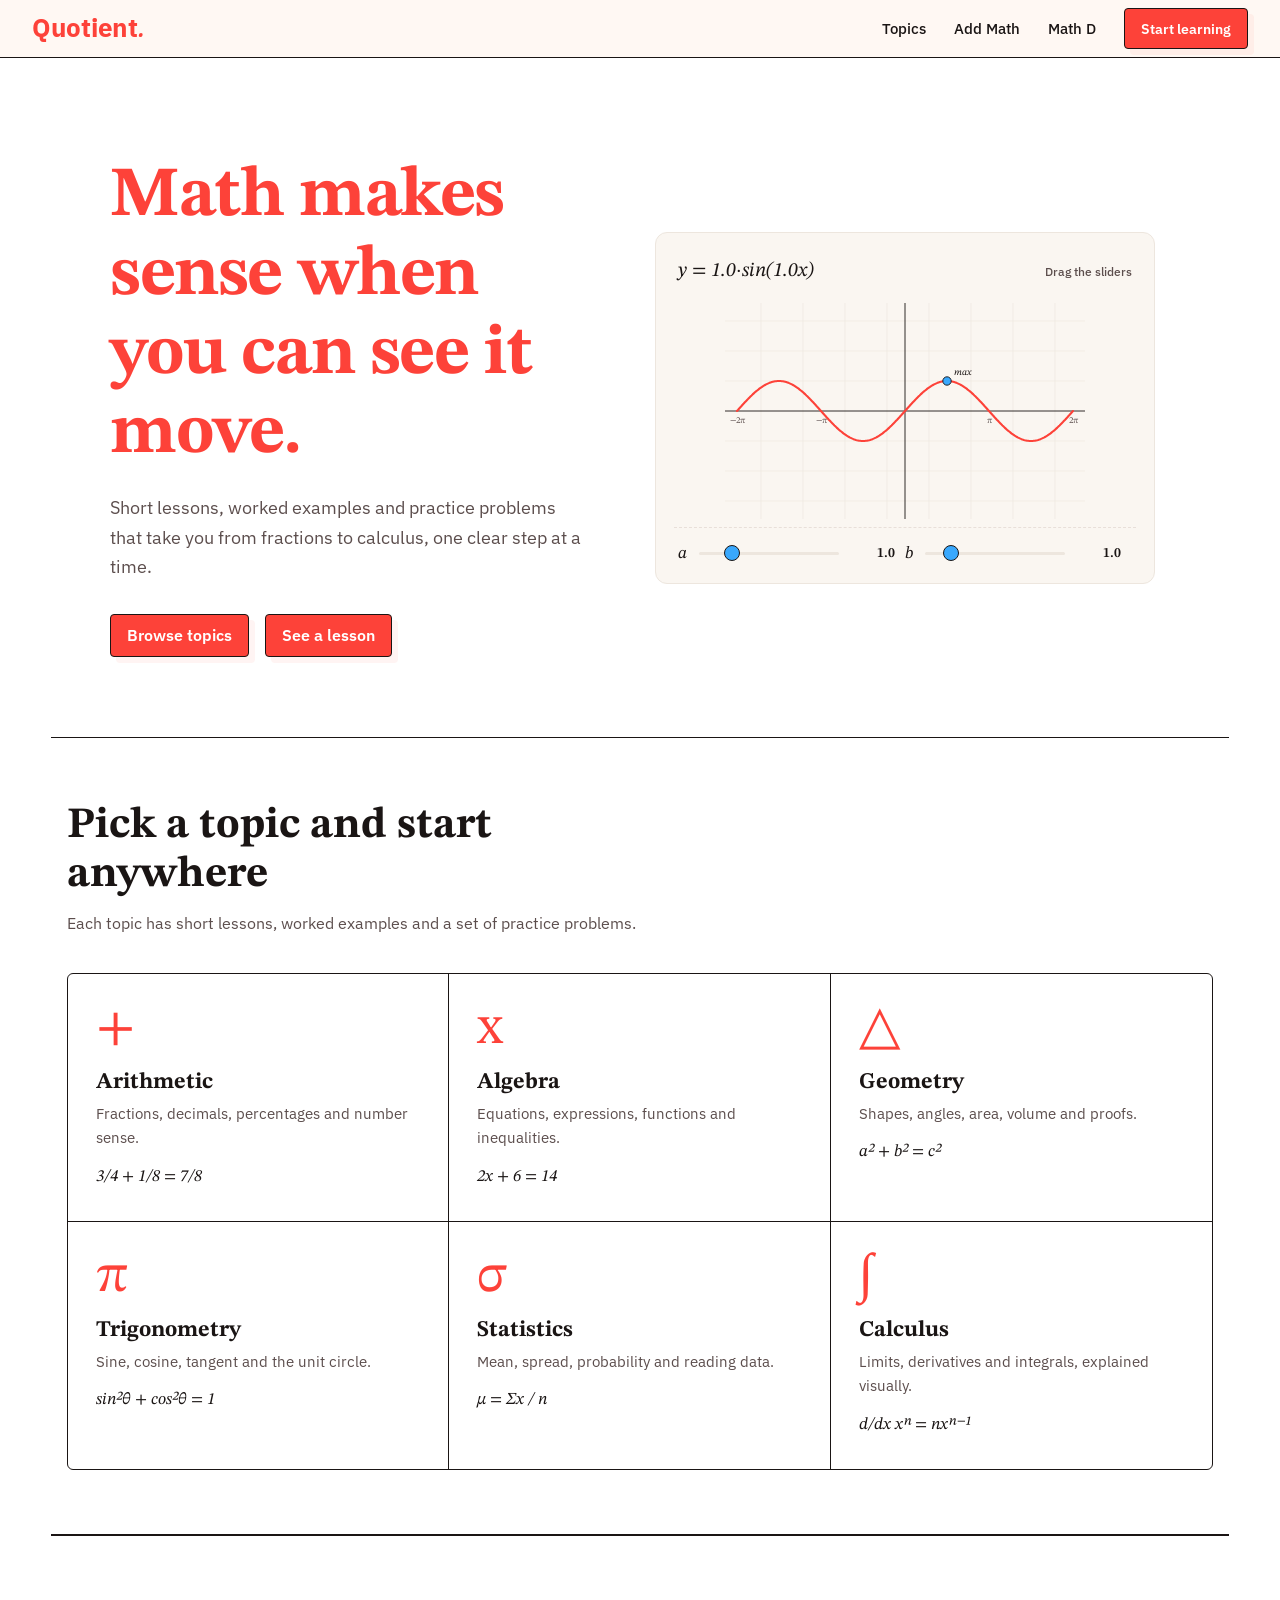
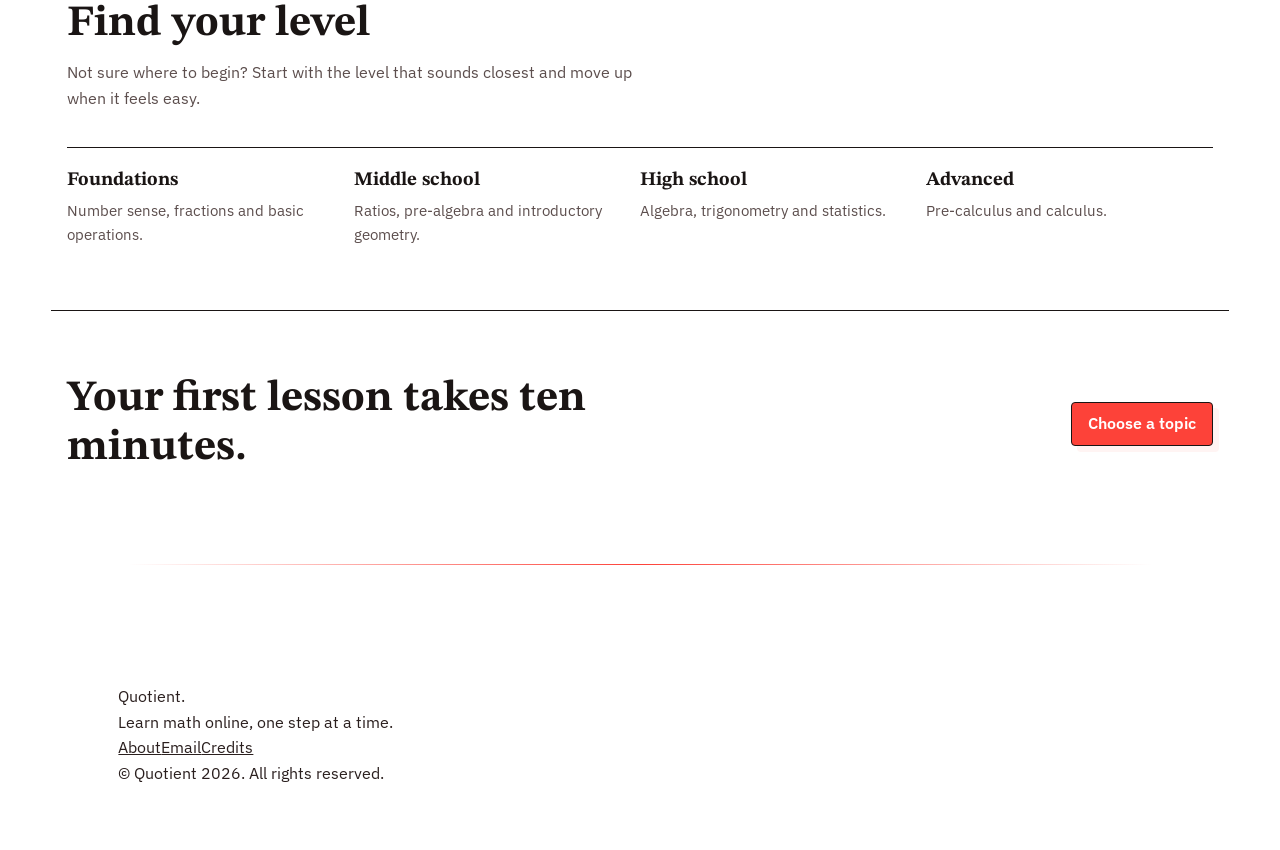
<file: index.html>
<!doctype html>
<html lang="en">
  <head>
    <meta charset="utf-8" />
    <meta name="viewport" content="width=device-width, initial-scale=1" />
    <meta name="theme-color" content="#fd4239" />
    <title>Quotient | Learn Math Online, One Step at a Time</title>
    <meta
      name="description"
      content="Clear math lessons from arithmetic to calculus, with worked examples and practice problems."
    />
    <link rel="preconnect" href="https://fonts.googleapis.com" />
    <link rel="preconnect" href="https://fonts.gstatic.com" crossorigin />
    <link
      href="https://fonts.googleapis.com/css2?family=IBM+Plex+Sans:wght@400;500;600&family=STIX+Two+Text:ital,wght@0,500;0,700;1,500&display=swap"
      rel="stylesheet"
    />
    <link
      href="/assets/css/style.min.css"
      media="print"
      onload="
        this.media = 'all';
        this.onload = null;
      "
      rel="stylesheet"
    />
    <noscript
      ><link href="/assets/css/style.min.css" rel="stylesheet"
    /></noscript>
  </head>
  <style>
    .steps {
      background: var(--bg);
      border: 1.5px solid var(--text-dark);
      border-radius: 6px;
      padding: 28px;
      font-family: var(--serif);
      font-size: 1.5rem;
      min-height: 300px;
      box-shadow: var(--shadow-box);
    }
    .steps .row {
      padding: 10px 0;
      border-bottom: 1px dashed var(--border);
    }
    .steps .row:last-child {
      border: 0;
    }
    .steps .why {
      display: block;
      font: 500 0.9rem var(--sans);
      color: var(--text-secondary);
      margin-bottom: 2px;
    }
    .steps .row.new {
      animation: in 0.35s ease-out;
    }
    .steps b {
      color: var(--primary);
    }
    .eq {
      font-family: var(--serif);
      font-size: 1.5rem;
      font-style: italic;
      display: flex;
      justify-content: space-between;
      align-items: baseline;
      padding: 4px 4px 10px;
    }
    .eq small {
      font: 500 0.85rem var(--sans);
      color: var(--text-secondary);
      font-style: normal;
    }
    .ctrl {
      display: grid;
      grid-template-columns: auto 1fr auto;
      gap: 6px 14px;
      align-items: center;
      padding: 12px 4px 2px;
      border-top: 1px dashed var(--border);
      margin-top: 8px;
    }
    .ctrl label {
      font-family: var(--serif);
      font-style: italic;
      font-size: 1.15rem;
    }
    .ctrl output {
      font-variant-numeric: tabular-nums;
      font-weight: 600;
      min-width: 2.5em;
      text-align: right;
    }
    input[type="range"] {
      width: 100%;
      accent-color: var(--primary);
    }
  </style>
  <body>
    <header>
      <div class="bar">
        <a class="brand" href="/" aria-label="Quotient home"
          >Quotient<i>.</i></a
        >
        <nav aria-label="Main">
          <ul>
            <li><a href="#topics">Topics</a></li>
            <li>
              <a href="/o-level/additional-math/solution-manual.html"
                >Add Math</a
              >
            </li>
            <li><a href="/o-level/math-d/solution-manual.html">Math D</a></li>
            <li>
              <a
                class="btn"
                href="/o-level/additional-math/chapter-9-trigonometry.html"
                >Start learning</a
              >
            </li>
          </ul>
        </nav>
      </div>
    </header>
    <main>
      <div class="wrap hero">
        <div>
          <h1>Math makes sense when you can see it move.</h1>
          <p>
            Short lessons, worked examples and practice problems that take you
            from fractions to calculus, one clear step at a time.
          </p>
          <div class="cta">
            <a class="btn" href="#topics">Browse topics</a>
            <a class="btn alt" href="#example">See a lesson</a>
          </div>
        </div>
        <div class="plot" aria-label="Interactive graph of a sine wave">
          <div class="eq">
            <span id="eq">y = 1·sin(1x)</span><small>Drag the sliders</small>
          </div>
          <svg
            viewBox="0 0 600 360"
            role="img"
            aria-label="Graph of y equals a times sine of b x"
          >
            <g stroke="#ede6de" stroke-width="1">
              <path
                d="M0 30H600M0 80H600M0 130H600M0 230H600M0 280H600M0 330H600"
              />
              <path
                d="M60 0V360M130 0V360M200 0V360M270 0V360M340 0V360M410 0V360M480 0V360M550 0V360"
              />
            </g>
            <g stroke="#1a1514" stroke-width="1.5">
              <path d="M0 180H600M300 0V360" />
            </g>
            <g
              font-family="STIX Two Text, serif"
              font-size="15"
              fill="#5c4e4d"
              text-anchor="middle"
            >
              <text x="20" y="200">−2π</text>
              <text x="160" y="200">−π</text>
              <text x="440" y="200">π</text>
              <text x="580" y="200">2π</text>
            </g>
            <path
              id="curve"
              d=""
              fill="none"
              stroke="#fd4239"
              stroke-width="3.5"
              stroke-linecap="round"
              stroke-linejoin="round"
            />
            <g id="pt">
              <circle
                r="7"
                fill="#39a8fd"
                stroke="#1a1514"
                stroke-width="1.5"
              />
              <text
                x="12"
                y="-10"
                font-family="STIX Two Text, serif"
                font-style="italic"
                font-size="16"
                fill="#1a1514"
              >
                max
              </text>
            </g>
          </svg>
          <div class="ctrl">
            <label for="a">a</label
            ><input
              id="a"
              type="range"
              min="0.5"
              max="3"
              step="0.1"
              value="1"
            /><output id="av">1.0</output> <label for="b">b</label
            ><input
              id="b"
              type="range"
              min="0.5"
              max="4"
              step="0.1"
              value="1"
            /><output id="bv">1.0</output>
          </div>
        </div>
      </div>
      <section id="topics" class="band">
        <div class="wrap">
          <div class="head">
            <h2>Pick a topic and start anywhere</h2>
            <p>
              Each topic has short lessons, worked examples and a set of
              practice problems.
            </p>
          </div>
          <div class="matrix">
            <a class="cell" href="/pages/arithmetic.html"
              ><span class="sym">+</span>
              <h3>Arithmetic</h3>
              <span class="d"
                >Fractions, decimals, percentages and number sense.</span
              ><em>3/4 + 1/8 = 7/8</em></a
            >
            <a class="cell" href="/pages/algebra.html"
              ><span class="sym">x</span>
              <h3>Algebra</h3>
              <span class="d"
                >Equations, expressions, functions and inequalities.</span
              ><em>2x + 6 = 14</em></a
            >
            <a class="cell" href="/pages/geometry.html"
              ><span class="sym">△</span>
              <h3>Geometry</h3>
              <span class="d">Shapes, angles, area, volume and proofs.</span
              ><em>a² + b² = c²</em></a
            >
            <a class="cell" href="/pages/trigonometry.html"
              ><span class="sym">π</span>
              <h3>Trigonometry</h3>
              <span class="d">Sine, cosine, tangent and the unit circle.</span
              ><em>sin²θ + cos²θ = 1</em></a
            >
            <a class="cell" href="/pages/statistics.html"
              ><span class="sym">σ</span>
              <h3>Statistics</h3>
              <span class="d">Mean, spread, probability and reading data.</span
              ><em>μ = Σx / n</em></a
            >
            <a class="cell" href="/pages/calculus.html"
              ><span class="sym">∫</span>
              <h3>Calculus</h3>
              <span class="d"
                >Limits, derivatives and integrals, explained visually.</span
              ><em>d/dx xⁿ = nxⁿ⁻¹</em></a
            >
          </div>
        </div>
      </section>
      <section id="levels" class="band">
        <div class="wrap">
          <div class="head">
            <h2>Find your level</h2>
            <p>
              Not sure where to begin? Start with the level that sounds closest
              and move up when it feels easy.
            </p>
          </div>
          <div class="levels">
            <div class="lv">
              <h3>Foundations</h3>
              <p>Number sense, fractions and basic operations.</p>
            </div>
            <div class="lv">
              <h3>Middle school</h3>
              <p>Ratios, pre-algebra and introductory geometry.</p>
            </div>
            <div class="lv">
              <h3>High school</h3>
              <p>Algebra, trigonometry and statistics.</p>
            </div>
            <div class="lv">
              <h3>Advanced</h3>
              <p>Pre-calculus and calculus.</p>
            </div>
          </div>
        </div>
      </section>
      <section>
        <div class="wrap close">
          <h2>Your first lesson takes ten minutes.</h2>
          <a class="btn" href="#topics">Choose a topic</a>
        </div>
      </section>
    </main>
    <footer>
      <div class="wrap">
        <div>
          <span class="fb">Quotient.</span><br />Learn math online, one step at
          a time.
        </div>
        <div>
          <a href="/pages/about.html">About</a
          ><a href="mailto:you@example.com">Email</a
          ><a href="/pages/credits.html">Credits</a>
        </div>
        <div>© Quotient 2026. All rights reserved.</div>
      </div>
    </footer>
    <script
      nonce="&lt;?= $csp_nonce ?&gt;"
      src="/assets/javascripts/main.js"
      type="module"
    ></script>
    <script
      nonce="&lt;?= $csp_nonce ?&gt;"
      src="/assets/javascripts/graph.js"
      type="module"
    ></script>
  </body>
</html>
</file>
<file: assets/css/style.min.css>
*{box-sizing:border-box}html{scroll-behavior:smooth}body{margin:0;color:var(--text-dark);font-family:var(--sans);line-height:1.6}a{color:inherit}:focus-visible{outline:3px solid var(--secondary);outline-offset:3px}.wrap{margin:0 auto;padding:4rem 1rem}h1,h2,h3{font-family:var(--serif);line-height:1.12;margin:0;font-weight:700}h1{color:var(--primary)}main{padding:28px clamp(2%,4vw,5%)}:root{--primary:#fd4239;--primary-dark:#d1362e;--primary-darker:#a32924;--primary-light:#fe6e67;--primary-lighter:#fe9a95;--secondary:#39a8fd;--secondary-alt:#87b38d;--com1:#1a0d0c;--com2:#0d1f2a;--com3:#372f2d12;--bg:#fff8f2;--background:#f5f0e835;--surface:#ebe6dd;--card-bg:#fff;--white:#fff;--text:#2a1f1e;--text-secondary:#5c4e4d;--text-disabled:#9c9291;--text-light:#7a6d6c;--text-dark:#1a1514;--text-darker:#2a2322;--paper:#faf6f1;--ink:#1a1514;--grid:#ede6de;--muted:#5c4e4d;--curve:#fd4239;--dot:#39a8fd;--border:#e8dfd9;--border-light:#ede6e0;--border-lighter:#f3ede8;--success:#27ae60;--success-bg:#e8f6ef;--warning:#f39c12;--warning-bg:#fef5e7;--error:#e74c3c;--error-bg:#fdedec;--info:#3498db;--info-bg:#ebf5fb;--gray-50:#fff8f2;--gray-100:#fcf5ef;--gray-200:#f7f0e8;--gray-300:#ede6de;--gray-400:#d8d1ca;--gray-500:#b8b1aa;--gray-600:#8a837c;--gray-700:#5d5650;--gray-800:#3a3530;--gray-900:#231f1c;--shadow-sm:0 1px 2px rgba(253,66,57,.08);--shadow-md:0 2px 4px rgba(253,66,57,.12);--shadow-lg:0 4px 12px rgba(253,66,57,.16);--shadow-xl:0 8px 25px rgba(253,66,57,.15);--shadow-box:6px 6px 0 #fd42390f;--gradient-primary:linear-gradient( 45deg,var(--primary-dark),var(--primary) );--gradient-hero:linear-gradient( 135deg,var(--gray-200) 0%,var(--gray-300) 100% );--gradient-overlay:linear-gradient(transparent,rgba(253,66,57,.1));--transition-fast:.2s ease;--transition-normal:.3s ease;--transition-slow:.4s ease;--transition-bounce:cubic-bezier(.175,.885,.32,1.275);--serif:"STIX Two Text","Cambria Math",Georgia,serif;--sans:"IBM Plex Sans",system-ui,-apple-system,"Segoe UI",sans-serif}.hero-section{align-items:center;padding:72px 1rem 80px}.hero{display:grid;grid-template-columns:1fr 1.1fr;gap:48px;align-items:center;padding:72px 5% 80px}.hero h1{font-size:clamp(2.6rem,5.6vw,4.4rem);letter-spacing:-.02em}.hero p{font-size:1.15rem;color:var(--text-secondary);max-width:30em;margin:20px 0 32px}.cta{display:flex;gap:16px;flex-wrap:wrap}@media (max-width:900px){.hero{padding:48px clamp(2%,4vw,5%)}}.hero-ch{padding:48px 24px 56px}.course{padding:0 0 88px}.card-grid{display:grid;grid-template-columns:repeat(auto-fill,minmax(300px,1fr));gap:28px}.card-container{display:flex}.card-link{position:relative;display:flex;flex-direction:column;width:100%;overflow:hidden;text-decoration:none;color:var(--text-dark);background:var(--card-bg);border:1.5px solid var(--text-dark);border-radius:6px;box-shadow:4px 4px 0 var(--text-dark);transition:transform var(--transition-fast),box-shadow var(--transition-fast)}.card-link:hover{transform:translate(-2px,-2px);box-shadow:7px 7px 0 var(--text-dark)}.card-link:active{transform:translate(2px,2px);box-shadow:2px 2px 0 var(--text-dark)}.card-shine{position:absolute;inset:0;z-index:2;pointer-events:none;background:linear-gradient( 110deg,transparent 35%,rgba(255,255,255,.55) 50%,transparent 65% );transform:translateX(-120%)}.card-link:hover .card-shine{transform:translateX(120%);transition:transform .7s ease}.card-image{position:relative;aspect-ratio:350/240;background-color:var(--gray-100);background-image:linear-gradient(var(--border) 1px,transparent 1px),linear-gradient(90deg,var(--border) 1px,transparent 1px);background-size:24px 24px;border-bottom:1.5px solid var(--text-dark);display:flex;align-items:center;justify-content:center;overflow:hidden}.card-image::before{content:attr(data-symbol);font-family:var(--serif);font-style:italic;font-weight:700;font-size:3.6rem;color:var(--primary);position:absolute}.card-image img{position:relative;width:100%;height:100%;object-fit:cover;display:block}.card-content{padding:20px 22px 24px;flex:1}.card-title{font-size:1.3rem;margin-bottom:10px}.card-topic-description{margin:0;color:var(--text-secondary);font-size:.95rem}.lesson-tag{display:inline-block;margin:14px 8px 0 0;padding:3px 10px;font-size:.8rem;font-weight:600;color:var(--text-dark);background:var(--gray-200);border:1px solid var(--border);border-radius:99px}@media (max-width:560px){.card-grid{grid-template-columns:1fr}}.problem-block{background:var(--bg);border:1px solid var(--border);border-radius:12px;padding:1.2rem .8rem .8rem;margin-bottom:1.75rem;box-shadow:0 1px 3px rgba(0,0,0,.05),0 1px 2px rgba(0,0,0,.03);transition:transform .2s ease,box-shadow .2s ease}.problem-block:hover{transform:translateY(-2px);box-shadow:0 10px 15px -3px rgba(0,0,0,.05),0 4px 6px -2px rgba(0,0,0,.02)}.problem-title{font-size:1.1rem;font-weight:600;color:var(--primary);margin-bottom:1.25rem;padding-bottom:.5rem;border-bottom:1px dashed var(--border)}.proof-steps{list-style:none;padding-left:0;margin:0}.proof-steps li{position:relative;padding-left:.3rem;margin-bottom:.75rem}.proof-steps li:last-child{color:var(--primary);font-weight:500}.proof-steps li:last-child::after{background-color:var(--primary)}mjx-container{touch-action:manipulation}mjx-container[jax="CHTML"][display="true"],.mjx-container[display="true"]{display:flex !important;justify-content:flex-start !important;text-align:left !important;margin:0 !important;padding:.5rem 0 !important;max-width:100% !important;box-sizing:border-box !important;overflow-x:auto !important;overflow-y:hidden !important;-webkit-overflow-scrolling:touch}mjx-math[display="true"],html body mjx-container[jax="CHTML"][display="true"] > mjx-math{display:inline-flex !important;align-items:center !important;text-align:left !important;margin-left:0 !important;margin-right:auto !important;padding:0 !important;white-space:nowrap !important;flex-shrink:0 !important}mjx-math[display="true"] *{box-sizing:border-box !important}.MathJax,.mjx-chtml:not([display="block"]),mjx-container[jax="CHTML"]:not([display="true"]){padding:2px 4px !important;border-radius:4px;background-color:transparent !important;max-width:100% !important;white-space:normal !important;word-break:break-word !important;overflow-wrap:break-word !important}mjx-container:not([display="true"]) mjx-math,mjx-container:not([display="true"]) mjx-mtext,mjx-container:not([display="true"]) mjx-utext,mjx-container:not([display="true"]) mjx-c{white-space:normal !important;word-break:break-word !important;overflow-wrap:break-word !important}.section-heading{font-size:1.6rem;font-weight:700;color:var(--primary);margin:2rem 0 1.5rem;padding-bottom:.4rem;border-bottom:2px solid var(--primary);word-break:break-word;overflow-wrap:break-word}.problem{margin:1.25rem 0;border-radius:8px;max-width:100%}.question{font-weight:600;color:var(--primary);background:var(--error-bg);padding:.6rem .85rem;border-left:4px solid var(--primary);font-size:1.2rem;margin:0;white-space:normal;word-break:break-word;overflow-wrap:break-word;max-width:100%}.m-step{color:#2c3e50;margin:.4rem 0;padding:.25rem .15rem .25rem .25rem;border-left:2px dashed #cfd8e0;max-width:100%;overflow-x:auto;-webkit-overflow-scrolling:touch}.step-side-label{font-weight:700;color:var(--primary);margin-right:.35rem}.step-side-label-end{margin-left:.5rem;margin-right:0;opacity:.85}.mjx-mtext{white-space:normal !important;word-break:break-word !important;overflow-x:auto !important}header{background:rgba(255,248,242,.92);border-bottom:1.5px solid var(--text-dark);position:sticky;top:0;z-index:5}.bar{display:flex;align-items:center;justify-content:space-between;padding:.5rem 2rem}.brand{color:var(--primary);font-size:1.6rem;font-weight:700;text-decoration:none;letter-spacing:-.01em}.brand i{color:var(--primary);font-weight:500}nav ul{display:flex;gap:28px;list-style:none;margin:0;padding:0;align-items:center}nav a{text-decoration:none;font-weight:500;font-size:.95rem}nav a:hover{color:var(--primary)}button,.btn{display:inline-block;background:var(--primary);color:#fff;text-decoration:none;font-weight:600;padding:8px 16px;border:1.5px solid var(--text-dark);border-radius:4px;box-shadow:var(--shadow-box);transition:transform .12s,box-shadow .12s;cursor:pointer;font:inherit;font-weight:600}button:hover{transform:translate(-1px,-1px);box-shadow:4px 4px 0 var(--text-dark)}button:active{transform:translate(2px,2px);box-shadow:var(--shadow-box)}button.alt{background:#fff;color:var(--text-dark)}nav .btn{padding:8px 16px;font-size:.9rem;color:#fff}.head{max-width:36em;margin-bottom:36px}.head h2{font-size:clamp(1.9rem,3.6vw,2.7rem)}.head p{color:var(--text-secondary);margin:12px 0 0}.band{background:var(--card-bg);border-block:1.5px solid var(--text-dark)}footer{background-color:var(--card-bg);color:var(--text);padding:56px 8% 0;position:relative;overflow:hidden}footer::before{content:"";position:absolute;top:0;left:10%;width:80%;height:1px;background:linear-gradient(90deg,transparent,var(--primary),transparent)}.footer-container{display:grid;grid-template-rows:auto;margin:0 auto;padding:0;gap:8px}.always-open,.accordion{font-size:1rem;font-weight:600;letter-spacing:.06em;text-transform:uppercase;color:var(--primary);line-height:1.5;padding:0 8px 10px;border-bottom:1px solid rgba(197,26,72,.12)}footer ul{list-style:none;margin:0;padding:0}footer ul li{display:flex;align-items:center;padding:2px 0;border-radius:6px;transition:background .2s ease}footer ul li:hover{background:rgba(197,26,72,.05)}footer ul li a{color:var(--text);display:flex;align-items:center;gap:8px;font-size:.92rem;padding:8px 10px;width:100%;border-radius:6px;transition:color .2s ease,padding-left .2s ease}footer ul li a:hover{color:var(--primary);padding-left:14px}.social-link{display:flex;align-items:center;gap:10px}.footer-image{margin-bottom:16px;display:block}.description{line-height:1.75;font-size:.9rem}footer .footer-copyright{text-align:center;padding:20px 0;font-size:13px;margin-top:40px;color:var(--text);opacity:.8;letter-spacing:.02em}footer .footer-copyright a{color:var(--primary)}@media (min-width:1150px){.always-open{margin-bottom:12px}.arrow{display:none}footer{border-radius:0}.footer-container{padding:28px 0 0;max-width:100%;grid-template-columns:repeat(5,1fr);gap:24px;align-items:start}footer .accordion-content,footer .footer-column:first-child .accordion-content{display:block !important;max-height:none !important;opacity:1 !important;visibility:visible !important}}@media (max-width:1150px){footer{padding:48px 5% 0}footer ul{margin:0 8px}footer ul li{padding:2px 0;margin:2px 0;border-radius:6px;border-bottom:none;background:transparent}footer .accordion-content{display:block;max-height:0;overflow:hidden;opacity:0;visibility:hidden;transition:max-height .4s cubic-bezier(.4,0,.2,1),opacity .3s ease}.accordion{cursor:pointer;display:flex;justify-content:space-between;align-items:center;padding:13px 12px;border-radius:8px;font-size:1rem;font-weight:600;letter-spacing:.05em;text-transform:uppercase;color:var(--primary);background:transparent;border-bottom:1px solid rgba(197,26,72,.1);transition:background .25s ease,padding-left .25s ease}.accordion:hover{background:rgba(197,26,72,.04);padding-left:16px}.accordion .arrow{opacity:.5;transition:transform .35s cubic-bezier(.4,0,.2,1),opacity .25s ease}.accordion.active .arrow{transform:rotate(180deg);opacity:1}.accordion.active{background:rgba(197,26,72,.06);border-bottom-color:transparent;border-radius:8px 8px 0 0}.always-open{display:none}}.matrix{display:grid;grid-template-columns:repeat(3,1fr);border:1.5px solid var(--text-dark);background:var(--card-bg);border-radius:6px;overflow:hidden}.cell{display:block;text-decoration:none;padding:28px 28px 30px;border-right:1.5px solid var(--text-dark);border-bottom:1.5px solid var(--text-dark);transition:background .15s}.cell:nth-child(3n){border-right:0}.cell:nth-last-child(-n + 3){border-bottom:0}.cell:hover{background:var(--gray-200)}.sym{font-family:var(--serif);font-size:3.4rem;line-height:1;color:var(--primary);display:block;margin-bottom:14px}.cell h3{font-size:1.4rem;margin-bottom:6px}.cell span.d{color:var(--text-secondary);font-size:.95rem;display:block}.cell em{display:block;margin-top:14px;font-family:var(--serif);font-size:1.05rem;color:var(--text-dark)}.work{display:grid;grid-template-columns:1fr 1.2fr;gap:48px;align-items:start}@keyframes in{from{opacity:0;transform:translateY(6px)}to{opacity:1;transform:none}}.work .btns{display:flex;gap:12px;margin-top:22px}.work ol{padding-left:1.2em;color:var(--text-secondary)}.work ol li{margin:10px 0}.work ol strong{color:var(--text-dark)}.levels{display:grid;grid-template-columns:repeat(4,1fr);gap:0;border-top:1.5px solid var(--text-dark)}.lv{padding:22px 20px 0 0}.lv h3{font-size:1.2rem}.lv p{color:var(--text-secondary);font-size:.95rem;margin:6px 0 0}.close{text-align:left;display:flex;justify-content:space-between;gap:32px;align-items:center;flex-wrap:wrap}.close h2{font-size:clamp(1.9rem,3.6vw,2.7rem);max-width:16em}@media (max-width:900px){.hero,.work{grid-template-columns:1fr;gap:40px}.matrix{grid-template-columns:1fr 1fr}.cell:nth-child(3n){border-right:1.5px solid var(--text-dark)}.cell:nth-child(2n){border-right:0}.cell:nth-last-child(-n + 3){border-bottom:1.5px solid var(--text-dark)}.cell:nth-last-child(-n + 2){border-bottom:0}.levels{grid-template-columns:1fr 1fr}nav ul li:not(:last-child){display:none}}@media (max-width:560px){.matrix,.levels{grid-template-columns:1fr}.cell{border-right:0 !important;border-bottom:1.5px solid var(--text-dark) !important}.cell:last-child{border-bottom:0 !important}}@media (prefers-reduced-motion:reduce){*{animation:none !important;transition:none !important;scroll-behavior:auto}}.plot{width:100%;max-width:500px;background:var(--paper);border:1px solid var(--grid);border-radius:12px;padding:18px 18px 14px;position:relative;font-family:"STIX Two Text",serif;color:var(--ink);box-sizing:border-box;margin:0 auto}.plot *,.plot *::before,.plot *::after{box-sizing:border-box}.plot .eq{display:flex;align-items:baseline;justify-content:space-between;margin-bottom:6px}.plot .eq span{font-size:20px;font-style:italic}.plot .eq small{font-size:12px;color:var(--muted);font-style:normal}.plot svg{display:block;width:100%;max-width:360px;height:auto;margin:0 auto;overflow:visible;cursor:grab;touch-action:none;-webkit-user-select:none;user-select:none}.plot svg:active{cursor:grabbing}.plot .ctrl{display:flex;align-items:center;gap:10px;font-size:15px;color:var(--muted);flex-wrap:wrap}.plot .ctrl label{font-style:italic;font-size:17px;color:var(--ink)}.plot .ctrl input[type="range"]{-webkit-appearance:none;appearance:none;width:140px;height:3px;background:var(--grid);border-radius:2px;outline:none}.plot .ctrl input[type="range"]::-webkit-slider-thumb{-webkit-appearance:none;height:16px;width:16px;border-radius:50%;background:var(--dot);border:1.5px solid var(--ink);cursor:pointer}.plot .ctrl input[type="range"]::-moz-range-thumb{height:16px;width:16px;border-radius:50%;background:var(--dot);border:1.5px solid var(--ink);cursor:pointer}.plot .ctrl output{font-size:14px;color:var(--ink);min-width:44px}#quadrantBadge{position:absolute;top:16px;right:18px;font-size:11px;letter-spacing:.3px;color:var(--muted);background:rgba(255,255,255,.6);border:1px solid var(--grid);padding:3px 8px;border-radius:6px;font-style:normal}.crumbs{font-size:.9rem;color:var(--text-secondary);margin-bottom:18px}.crumbs a{text-decoration:none;color:var(--primary-dark)}.crumbs a:hover{text-decoration:underline}.about-grid{display:grid;grid-template-columns:1.5fr 1fr;gap:48px;align-items:start}.about-text p{color:var(--text-secondary);font-size:1.05rem;margin:0 0 18px}.about-text p strong{color:var(--text-dark)}.formula-card{background:var(--bg);border:1.5px solid var(--text-dark);border-radius:6px;box-shadow:5px 5px 0 var(--text-dark);padding:26px}.formula-card h3{font-size:1.15rem;margin-bottom:14px}.formula-card ul{margin:0;padding-left:1.1em;color:var(--text-secondary)}.formula-card li{margin:10px 0;font-size:.98rem}.formula-card .m{font-family:var(--serif);font-style:italic;color:var(--text-dark);font-size:1.05rem}.formula-card .note{margin:18px 0 0;padding-top:16px;border-top:1px dashed var(--border);font-size:.9rem;color:var(--text-secondary)}@media (max-width:900px){.about-grid{grid-template-columns:1fr}}
</file>
